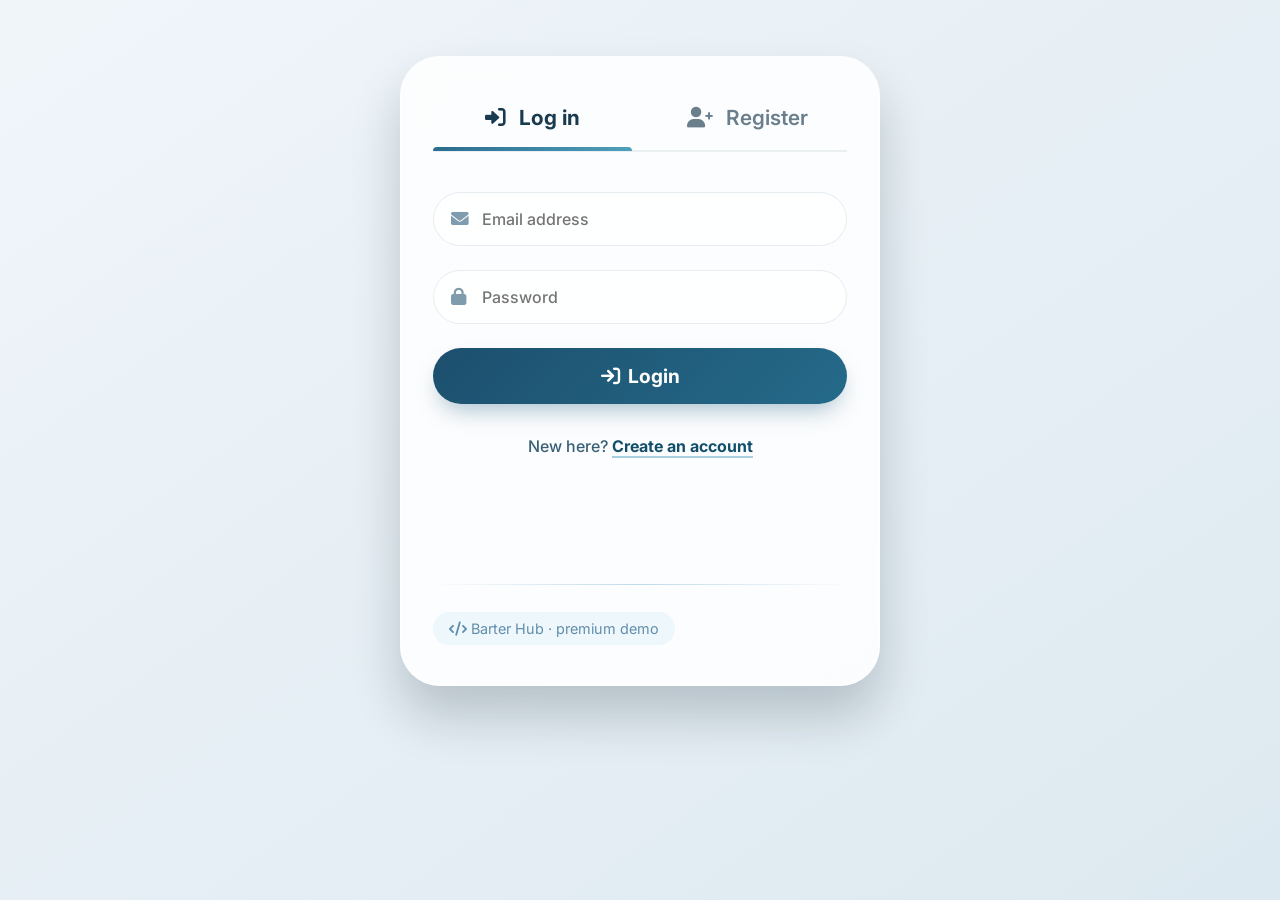
<file: index.html>
<!DOCTYPE html>
<html lang="en">
<head>
  <meta charset="UTF-8">
  <meta name="viewport" content="width=device-width, initial-scale=1.0">
  <title>Barter Hub · Login</title>
  <link rel="preconnect" href="https://fonts.googleapis.com">
  <link rel="preconnect" href="https://fonts.gstatic.com" crossorigin>
  <link href="https://fonts.googleapis.com/css2?family=Inter:opsz,wght@14..32,400;14..32,500;14..32,600;14..32,700&display=swap" rel="stylesheet">
  <link rel="stylesheet" href="https://cdnjs.cloudflare.com/ajax/libs/font-awesome/6.0.0-beta3/css/all.min.css">
  <link rel="stylesheet" href="style.css">
</head>
<body>
  <div class="glass-card">
    <div class="tab-bar">
      <button class="tab active" id="tabLogin"><i class="fas fa-right-to-bracket"></i> Log in</button>
      <button class="tab" id="tabRegister"><i class="fas fa-user-plus"></i> Register</button>
    </div>

    <div class="forms-wrapper">
      <!-- LOGIN PANEL -->
      <div class="form-panel active" id="loginPanel">
        <form id="loginForm">
          <div class="input-group">
            <i class="fas fa-envelope"></i>
            <input class="input-field" type="email" id="loginEmail" placeholder="Email address" required>
          </div>
          <div class="input-group">
            <i class="fas fa-lock"></i>
            <input class="input-field" type="password" id="loginPassword" placeholder="Password" required>
          </div>
          <button type="submit" class="btn-submit"><i class="fas fa-arrow-right-to-bracket"></i> Login</button>
          <div class="switch-panel">
            New here? <a id="switchToRegisterBtn">Create an account</a>
          </div>
        </form>
      </div>

      <!-- REGISTER PANEL -->
      <div class="form-panel" id="registerPanel">
        <form id="registerForm">
          <div class="input-group">
            <i class="fas fa-user"></i>
            <input class="input-field" type="text" id="regName" placeholder="Full name" required>
          </div>
          <div class="input-group">
            <i class="fas fa-envelope"></i>
            <input class="input-field" type="email" id="regEmail" placeholder="Email address" required>
          </div>
          <div class="input-group">
            <i class="fas fa-lock"></i>
            <input class="input-field" type="password" id="regPassword" placeholder="Password" required>
          </div>
          <div class="input-group">
            <i class="fas fa-lock"></i>
            <input class="input-field" type="password" id="regConfirm" placeholder="Confirm password" required>
          </div>
          <button type="submit" class="btn-submit"><i class="fas fa-user-plus"></i> Register</button>
          <div class="switch-panel">
            Already have an account? <a id="switchToLoginBtn">Sign in</a>
          </div>
        </form>
      </div>
    </div>
    <hr>
    <div class="demo-note"><i class="fas fa-code"></i> Barter Hub · premium demo</div>
  </div>
  <script src="script.js"></script>
</body>
</html>
</file>
<file: style.css>
/* ========== RESET & BASE ========== */
* {
  margin: 0;
  padding: 0;
  box-sizing: border-box;
  font-family: 'Inter', sans-serif;
}

body {
  min-height: 100vh;
  background: linear-gradient(145deg, #f0f5fa 0%, #dde9f0 100%);
  padding: 1.5rem;
}

/* ========== LOGIN CARD ========== */
.glass-card {
  max-width: 480px;
  margin: 2rem auto;
  background: rgba(255, 255, 255, 0.85);
  backdrop-filter: blur(20px);
  -webkit-backdrop-filter: blur(20px);
  border-radius: 2.5rem;
  padding: 2.5rem 2rem;
  box-shadow: 0 30px 50px rgba(0,20,30,0.2);
  border: 1px solid rgba(255,255,255,0.7);
  transition: transform 0.3s;
}

.glass-card:hover {
  transform: scale(1.01);
}

.tab-bar {
  display: flex;
  gap: 1rem;
  margin-bottom: 2.5rem;
  border-bottom: 2px solid rgba(160,180,190,0.2);
  padding-bottom: 0.75rem;
}

.tab {
  flex: 1;
  font-size: 1.3rem;
  font-weight: 600;
  background: transparent;
  border: none;
  padding: 0.5rem;
  cursor: pointer;
  color: #6b7e8b;
  transition: 0.2s;
  text-align: center;
  position: relative;
}

.tab i {
  margin-right: 8px;
}

.tab.active {
  color: #1a3b4f;
  font-weight: 700;
}

.tab.active::after {
  content: '';
  position: absolute;
  bottom: -0.8rem;
  left: 0;
  width: 100%;
  height: 4px;
  background: linear-gradient(90deg, #2b6c8f, #4f9fbb);
  border-radius: 4px 4px 0 0;
}

.forms-wrapper {
  position: relative;
  min-height: 360px;
}

.form-panel {
  transition: opacity 0.25s ease, transform 0.3s ease;
  opacity: 0;
  transform: translateX(15px);
  pointer-events: none;
  position: absolute;
  width: 100%;
  top: 0;
  left: 0;
}

.form-panel.active {
  opacity: 1;
  transform: translateX(0);
  pointer-events: all;
  position: relative;
}

.input-group {
  margin-bottom: 1.5rem;
  position: relative;
}

.input-group i {
  position: absolute;
  left: 18px;
  top: 50%;
  transform: translateY(-50%);
  color: #7f9bae;
  font-size: 1.1rem;
  pointer-events: none;
}

.input-field {
  width: 100%;
  padding: 1rem 1rem 1rem 3rem;
  background: rgba(255,255,255,0.7);
  border: 1.5px solid rgba(170,195,210,0.3);
  border-radius: 40px;
  font-size: 1rem;
  font-weight: 500;
  color: #153243;
  outline: none;
  transition: 0.2s;
}

.input-field:focus {
  border-color: #2b6c8f;
  background: white;
  box-shadow: 0 8px 18px rgba(30,100,140,0.15);
}

.btn-submit {
  width: 100%;
  padding: 1rem;
  background: linear-gradient(135deg, #1d4f6e, #256a89);
  border: none;
  border-radius: 50px;
  color: white;
  font-size: 1.2rem;
  font-weight: 700;
  cursor: pointer;
  transition: 0.2s;
  box-shadow: 0 12px 25px -8px rgba(20,85,120,0.4);
  display: flex;
  align-items: center;
  justify-content: center;
  gap: 8px;
}

.btn-submit:hover {
  background: linear-gradient(135deg, #154a64, #1d5f7c);
  transform: translateY(-2px);
}

.switch-panel {
  text-align: center;
  margin-top: 2rem;
  color: #395f75;
  font-weight: 500;
}

.switch-panel a {
  color: #124f6b;
  font-weight: 700;
  text-decoration: none;
  border-bottom: 2px solid #a7cfdf;
  cursor: pointer;
}

.switch-panel a:hover {
  color: #073145;
  border-bottom-color: #2b6c8f;
}

hr {
  border: none;
  height: 1px;
  background: linear-gradient(90deg, transparent, #c0dae9, transparent);
  margin: 2rem 0 0.5rem;
}

.demo-note {
  text-align: center;
  font-size: 0.9rem;
  color: #628eab;
  margin-top: 1.2rem;
  background: rgba(220,240,250,0.5);
  padding: 0.5rem 1rem;
  border-radius: 40px;
  backdrop-filter: blur(4px);
  display: inline-block;
  margin-left: auto;
  margin-right: auto;
}

/* ========== NAVBAR ========== */
.navbar {
  background: rgba(255,255,255,0.8);
  backdrop-filter: blur(15px);
  -webkit-backdrop-filter: blur(15px);
  box-shadow: 0 8px 30px rgba(0,20,30,0.1);
  position: sticky;
  top: 0;
  z-index: 100;
  border-bottom: 1px solid rgba(255,255,255,0.7);
}

.nav-container {
  max-width: 1200px;
  margin: 0 auto;
  padding: 1rem 2rem;
  display: flex;
  justify-content: space-between;
  align-items: center;
}

.logo {
  font-size: 1.8rem;
  font-weight: 700;
  color: #1a3b4f;
  text-decoration: none;
  display: flex;
  align-items: center;
  gap: 10px;
}

.logo i {
  color: #2b6c8f;
}

.nav-links {
  display: flex;
  gap: 1.5rem;
}

.nav-links a {
  color: #2a4b62;
  text-decoration: none;
  font-weight: 600;
  padding: 0.5rem 1rem;
  border-radius: 30px;
  transition: 0.2s;
  display: flex;
  align-items: center;
  gap: 6px;
}

.nav-links a i {
  font-size: 1.1rem;
}

.nav-links a:hover,
.nav-links a.active {
  background: rgba(43,108,143,0.15);
  color: #154a64;
}

/* ========== MAIN CONTENT ========== */
.container {
  max-width: 1200px;
  margin: 2rem auto;
  padding: 0 2rem;
}

.page-title {
  font-size: 2.5rem;
  font-weight: 700;
  color: #153243;
  margin-bottom: 2rem;
  letter-spacing: -0.5px;
}

/* ========== ITEM GRID & CARDS ========== */
.item-grid {
  display: grid;
  grid-template-columns: repeat(auto-fill, minmax(280px, 1fr));
  gap: 2rem;
  margin-top: 1.5rem;
}

.item-card {
  background: rgba(255,255,255,0.7);
  backdrop-filter: blur(10px);
  -webkit-backdrop-filter: blur(10px);
  border-radius: 1.5rem;
  overflow: hidden;
  box-shadow: 0 15px 30px rgba(0,30,40,0.1);
  border: 1px solid rgba(255,255,255,0.6);
  transition: transform 0.25s, box-shadow 0.3s;
  cursor: pointer;
}

.item-card:hover {
  transform: translateY(-8px);
  box-shadow: 0 25px 40px rgba(20,85,120,0.25);
}

.item-image {
  width: 100%;
  height: 180px;
  background: linear-gradient(145deg, #b8d0dd, #9fb8c9);
  display: flex;
  align-items: center;
  justify-content: center;
  color: #7f9bae;
  font-size: 3rem;
  transition: 0.3s;
}

.item-card:hover .item-image {
  filter: brightness(1.05);
}

.item-image img {
  width: 100%;
  height: 100%;
  object-fit: cover;
}

.item-content {
  padding: 1.5rem;
}

.item-title {
  font-size: 1.3rem;
  font-weight: 700;
  color: #153243;
  margin-bottom: 0.5rem;
}

.item-description {
  color: #2d5a77;
  margin-bottom: 1rem;
  line-height: 1.5;
  font-size: 0.95rem;
}

.item-meta {
  display: flex;
  justify-content: space-between;
  align-items: center;
  font-size: 0.9rem;
  color: #54809b;
  border-top: 1px solid rgba(160,190,210,0.3);
  padding-top: 1rem;
  margin-top: 0.5rem;
}

.item-owner {
  font-weight: 600;
}

.item-actions {
  display: flex;
  gap: 0.5rem;
}

.btn-icon {
  background: none;
  border: none;
  color: #2b6c8f;
  font-size: 1.2rem;
  cursor: pointer;
  padding: 0.3rem;
  border-radius: 50%;
  width: 36px;
  height: 36px;
  display: inline-flex;
  align-items: center;
  justify-content: center;
  transition: 0.2s;
}

.btn-icon:hover {
  background: rgba(43,108,143,0.15);
  color: #154a64;
}

.btn-icon.delete:hover {
  background: rgba(200,60,60,0.15);
  color: #b52b2b;
}

/* ========== DASHBOARD SECTIONS ========== */
.add-item-section,
.my-items-section {
  background: rgba(255,255,255,0.7);
  backdrop-filter: blur(12px);
  -webkit-backdrop-filter: blur(12px);
  border-radius: 2rem;
  padding: 2rem;
  margin-bottom: 2.5rem;
  border: 1px solid rgba(255,255,255,0.6);
  box-shadow: 0 10px 30px rgba(0,20,30,0.1);
}

.add-item-section h2,
.my-items-section h2 {
  font-size: 1.8rem;
  color: #153243;
  margin-bottom: 1.5rem;
  display: flex;
  align-items: center;
  gap: 10px;
}

.add-item-form {
  max-width: 600px;
}

.form-group {
  margin-bottom: 1.2rem;
}

.form-group input,
.form-group textarea {
  width: 100%;
  padding: 0.9rem 1.2rem;
  background: rgba(255,255,255,0.7);
  border: 1.5px solid rgba(170,195,210,0.3);
  border-radius: 30px;
  font-size: 1rem;
  color: #153243;
  outline: none;
  transition: 0.2s;
}

.form-group input:focus,
.form-group textarea:focus {
  border-color: #2b6c8f;
  background: white;
  box-shadow: 0 8px 18px rgba(30,100,140,0.1);
}

.form-group textarea {
  border-radius: 20px;
  resize: vertical;
}

.empty-message {
  text-align: center;
  color: #7f9bae;
  font-size: 1.2rem;
  padding: 3rem;
  background: rgba(255,255,255,0.4);
  border-radius: 2rem;
  grid-column: 1 / -1;
}

/* ========== MODAL STYLES ========== */
.modal {
  display: none;
  position: fixed;
  z-index: 1000;
  left: 0;
  top: 0;
  width: 100%;
  height: 100%;
  background-color: rgba(0,20,30,0.5);
  backdrop-filter: blur(8px);
  -webkit-backdrop-filter: blur(8px);
  align-items: center;
  justify-content: center;
  animation: fadeIn 0.3s;
}

@keyframes fadeIn {
  from { opacity: 0; }
  to { opacity: 1; }
}

.modal-content {
  max-width: 550px;
  width: 90%;
  margin: 0 auto;
  padding: 2rem;
  position: relative;
  animation: slideUp 0.3s;
}

@keyframes slideUp {
  from { transform: translateY(30px); opacity: 0; }
  to { transform: translateY(0); opacity: 1; }
}

.close-modal {
  position: absolute;
  top: 1.2rem;
  right: 1.8rem;
  font-size: 2rem;
  font-weight: 300;
  color: #3a6b89;
  cursor: pointer;
  transition: 0.2s;
  line-height: 1;
}

.close-modal:hover {
  color: #1a3b4f;
  transform: scale(1.2);
}

#modalContent {
  display: flex;
  flex-direction: column;
  gap: 1.5rem;
}

.modal-item-image {
  width: 100%;
  max-height: 280px;
  object-fit: cover;
  border-radius: 1.2rem;
  box-shadow: 0 10px 25px rgba(0,0,0,0.1);
}

.modal-item-details h2 {
  font-size: 2rem;
  color: #153243;
  margin-bottom: 0.5rem;
}

.modal-item-details p {
  color: #2d5a77;
  line-height: 1.6;
  margin-bottom: 1rem;
}

.modal-owner-info {
  background: rgba(255,255,255,0.5);
  border-radius: 1.2rem;
  padding: 1.2rem;
  display: flex;
  align-items: center;
  gap: 1rem;
  border: 1px solid rgba(255,255,255,0.7);
}

.modal-owner-icon {
  font-size: 2.5rem;
  color: #2b6c8f;
}

.modal-owner-text h4 {
  font-size: 1.2rem;
  color: #153243;
  margin-bottom: 0.2rem;
}

.modal-owner-text p {
  margin: 0;
  color: #2d5a77;
  font-size: 0.95rem;
}

.modal-contact-btn {
  background: linear-gradient(135deg, #1d4f6e, #256a89);
  border: none;
  border-radius: 40px;
  padding: 0.8rem 1.8rem;
  color: white;
  font-weight: 600;
  font-size: 1rem;
  cursor: pointer;
  transition: 0.2s;
  align-self: flex-start;
  border: 1px solid rgba(255,255,255,0.2);
}

.modal-contact-btn:hover {
  background: linear-gradient(135deg, #154a64, #1d5f7c);
  transform: translateY(-2px);
  box-shadow: 0 10px 20px rgba(20,85,120,0.3);
}

/* ========== RESPONSIVE ========== */
@media (max-width: 768px) {
  .nav-container {
    flex-direction: column;
    gap: 1rem;
  }
  .page-title {
    font-size: 2rem;
  }
}

@media (max-width: 480px) {
  .glass-card {
    padding: 1.8rem 1.2rem;
    border-radius: 2rem;
  }
  .tab {
    font-size: 1.1rem;
  }
  .input-field {
    padding: 0.9rem 1rem 0.9rem 2.8rem;
  }
  .item-grid {
    grid-template-columns: 1fr;
  }
  .modal-content {
    padding: 1.5rem;
  }
}
</file>
